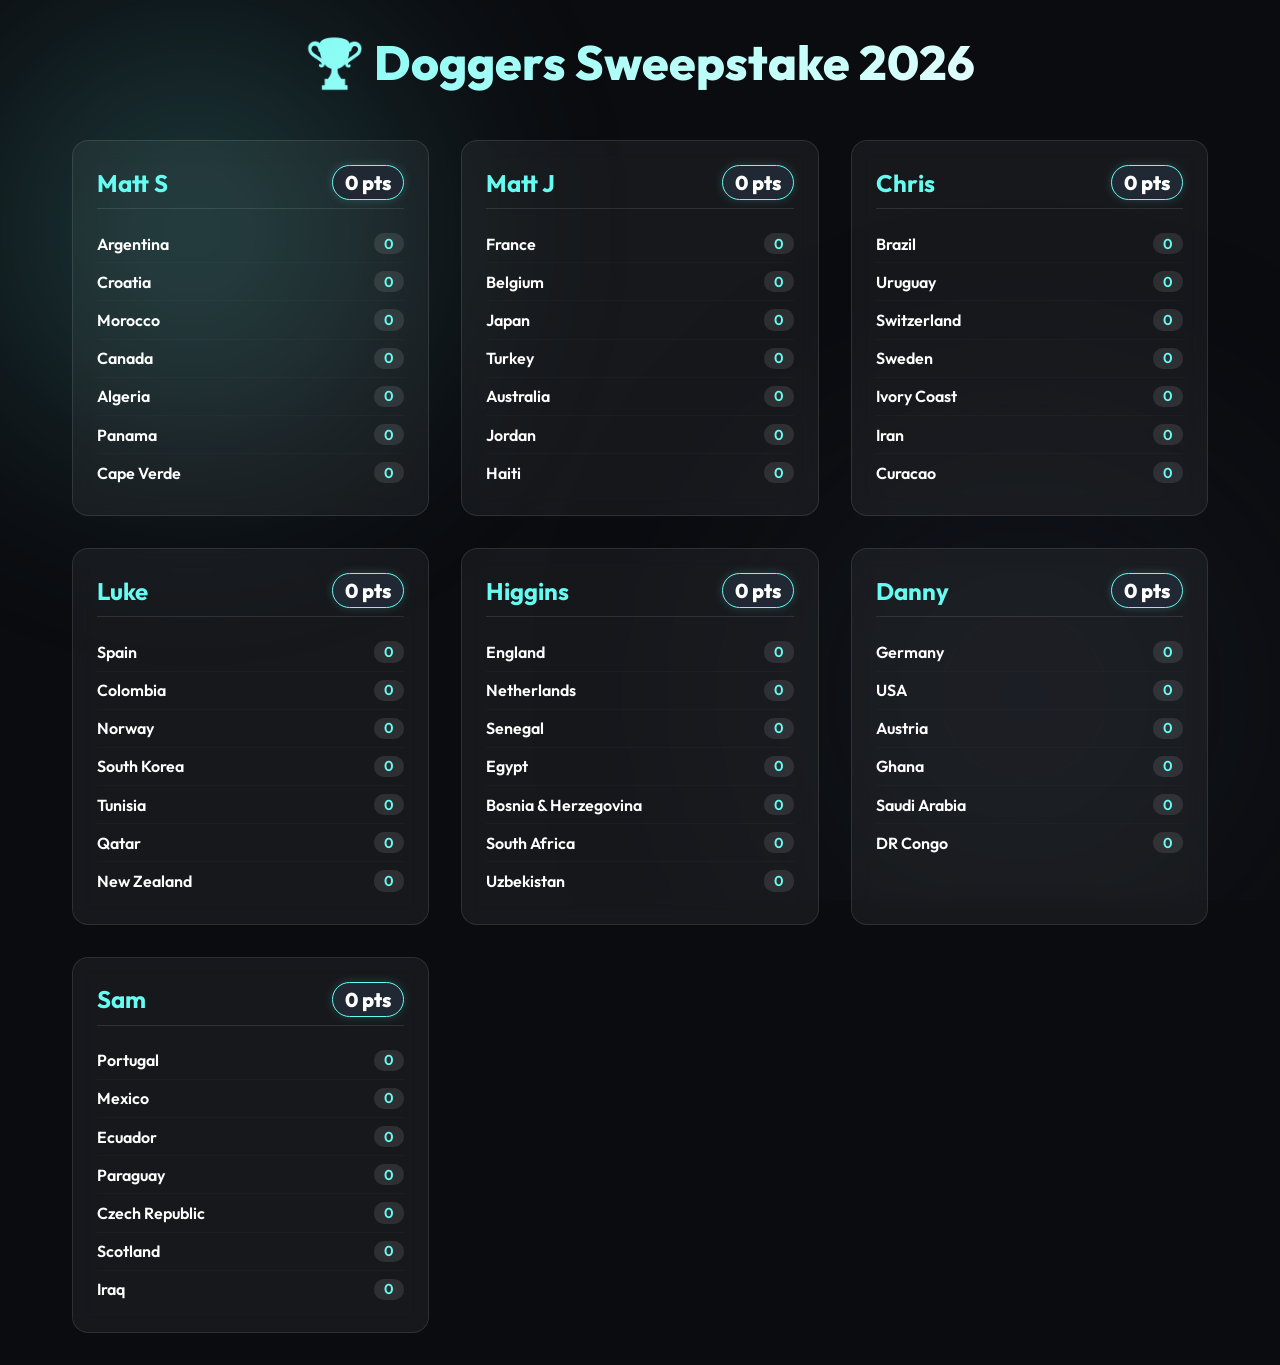
<file: index.html>
<!DOCTYPE html>
<html lang="en">

<head>
    <meta charset="UTF-8">
    <meta name="viewport" content="width=device-width, initial-scale=1.0">
    <title>Football Sweepstake 2026</title>
    <link rel="preconnect" href="https://fonts.googleapis.com">
    <link rel="preconnect" href="https://fonts.gstatic.com" crossorigin>
    <link href="https://fonts.googleapis.com/css2?family=Outfit:wght@300;400;600;800&display=swap" rel="stylesheet">
    <link rel="stylesheet" href="style.css">
</head>

<body>
    <div class="background-effects">
        <div class="glow-orb orb-1"></div>
        <div class="glow-orb orb-2"></div>
    </div>

    <div class="container">
        <header>
            <h1>🏆 Doggers Sweepstake 2026</h1>
        </header>

        <main id="sweepstake-grid" class="grid">
            <!-- Cards will be injected here via app.js -->
            <div class="loading">Loading allocations...</div>
        </main>
    </div>

    <script src="app.js"></script>
</body>

</html>
</file>
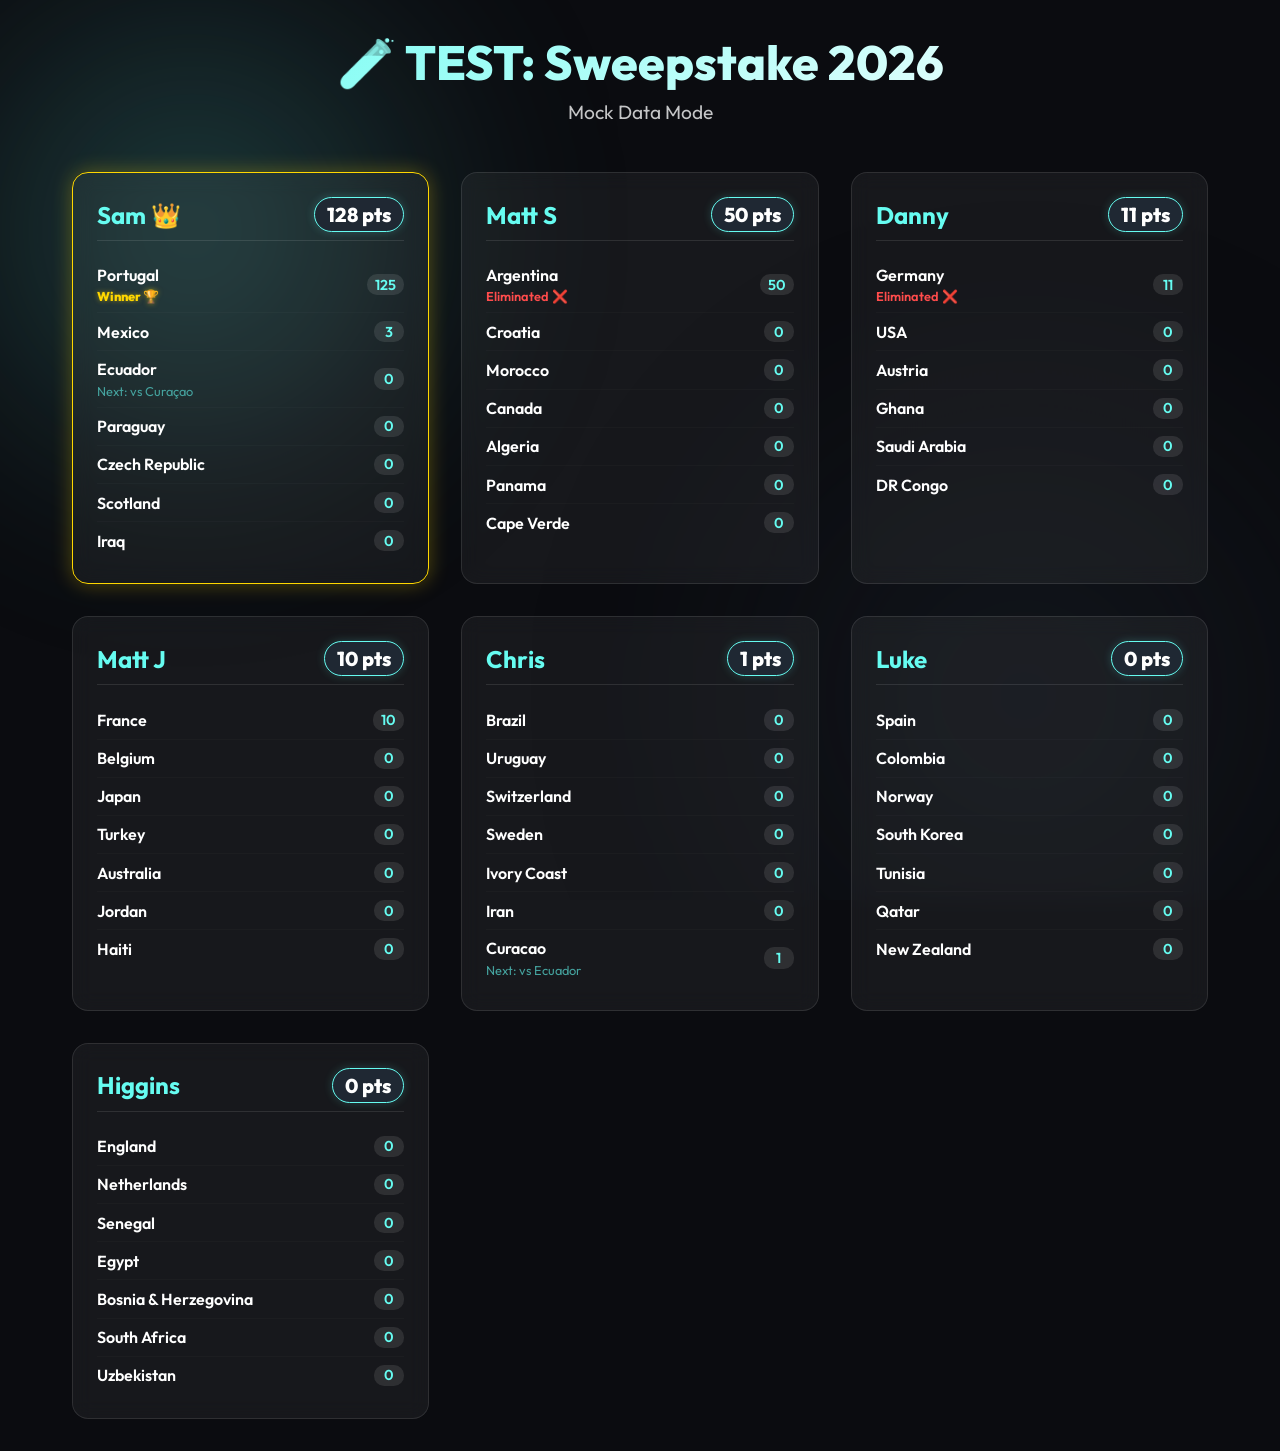
<file: test/index.html>
<!DOCTYPE html>
<html lang="en">
<head>
    <meta charset="UTF-8">
    <meta name="viewport" content="width=device-width, initial-scale=1.0">
    <title>Sweepstake Test Mode</title>
    <link rel="preconnect" href="https://fonts.googleapis.com">
    <link rel="preconnect" href="https://fonts.gstatic.com" crossorigin>
    <link href="https://fonts.googleapis.com/css2?family=Outfit:wght@300;400;600;800&display=swap" rel="stylesheet">
    <link rel="stylesheet" href="../style.css">
    
    <script>
        // Mock fetch to intercept openfootball and return test data
        const originalFetch = window.fetch;
        window.fetch = async function(url) {
            if (url.includes('worldcup.json')) {
                const mockData = {
                    "name": "World Cup 2026",
                    "matches": [
                        // Group stage match: Mexico (Sam) beats South Africa (Higgins) 2-0 -> Sam gets 3 pts
                        {
                            "round": "Matchday 1",
                            "date": "2026-06-11",
                            "team1": "Mexico",
                            "team2": "South Africa",
                            "group": "Group A",
                            "score": {"ft": [2, 0]}
                        },
                        // Group stage match: Germany (Danny) draws with Curaçao (Chris) 1-1 -> Both get 1 pt
                        {
                            "round": "Matchday 4",
                            "date": "2026-06-14",
                            "team1": "Germany",
                            "team2": "Curaçao",
                            "group": "Group E",
                            "score": {"ft": [1, 1]}
                        },
                        // Knockout match: Germany loses to France (Matt J) -> Germany gets eliminated, France gets 10 pts
                        {
                            "round": "Round of 16",
                            "team1": "Germany",
                            "team2": "France",
                            "score": {"ft": [1, 3]}
                        },
                        // Final: Portugal (Sam) beats Argentina (Matt S) -> Portugal is winner, Argentina eliminated
                        {
                            "round": "Final",
                            "team1": "Portugal",
                            "team2": "Argentina",
                            "score": {"ft": [2, 1]}
                        },
                        // Future match for Curacao
                        {
                            "round": "Matchday 10",
                            "team1": "Ecuador",
                            "team2": "Curaçao"
                        }
                    ]
                };
                return new Response(JSON.stringify(mockData), { status: 200, headers: { 'Content-Type': 'application/json' } });
            }
            if (url.includes('data.json')) {
                return originalFetch('../data.json'); // Redirect to parent dir data
            }
            return originalFetch(url);
        };
    </script>
</head>
<body>
    <div class="background-effects">
        <div class="glow-orb orb-1"></div>
        <div class="glow-orb orb-2"></div>
    </div>

    <div class="container">
        <header>
            <h1>🧪 TEST: Sweepstake 2026</h1>
            <p>Mock Data Mode</p>
        </header>

        <main id="sweepstake-grid" class="grid">
            <div class="loading">Loading test allocations...</div>
        </main>
    </div>

    <script src="../app.js"></script>
</body>
</html>
</file>
<file: style.css>
:root {
    --bg-primary: #0B0C10;
    --bg-secondary: #1F2833;
    --accent: #66FCF1;
    --accent-dark: #45A29E;
    --text-primary: #FFFFFF;
    --text-secondary: #C5C6C7;
    --glass-bg: rgba(255, 255, 255, 0.05);
    --glass-border: rgba(255, 255, 255, 0.1);
}

* {
    margin: 0;
    padding: 0;
    box-sizing: border-box;
}

body {
    font-family: 'Outfit', sans-serif;
    background-color: var(--bg-primary);
    color: var(--text-primary);
    min-height: 100vh;
    position: relative;
    overflow-x: hidden;
}

.background-effects {
    position: fixed;
    top: 0;
    left: 0;
    width: 100vw;
    height: 100vh;
    z-index: -1;
    overflow: hidden;
}

.glow-orb {
    position: absolute;
    border-radius: 50%;
    filter: blur(100px);
    opacity: 0.4;
}

.orb-1 {
    top: -10%;
    left: -10%;
    width: 50vw;
    height: 50vw;
    background: radial-gradient(circle, var(--accent-dark) 0%, transparent 70%);
}

.orb-2 {
    bottom: -20%;
    right: -10%;
    width: 60vw;
    height: 60vw;
    background: radial-gradient(circle, var(--bg-secondary) 0%, transparent 70%);
}

.container {
    max-width: 1200px;
    margin: 0 auto;
    padding: 2rem;
}

header {
    text-align: center;
    margin-bottom: 3rem;
}

header h1 {
    font-size: 3rem;
    font-weight: 800;
    margin-bottom: 0.5rem;
    background: linear-gradient(135deg, var(--accent), #fff);
    -webkit-background-clip: text;
    -webkit-text-fill-color: transparent;
}

header p {
    color: var(--text-secondary);
    font-size: 1.2rem;
}

.grid {
    display: grid;
    grid-template-columns: repeat(auto-fit, minmax(300px, 1fr));
    gap: 2rem;
}

.card {
    background: var(--glass-bg);
    border: 1px solid var(--glass-border);
    backdrop-filter: blur(10px);
    -webkit-backdrop-filter: blur(10px);
    border-radius: 16px;
    padding: 1.5rem;
    transition: all 0.3s ease-in-out;
}

.card:hover {
    transform: translateY(-5px) scale(1.02);
    box-shadow: 0 10px 30px rgba(0, 0, 0, 0.5);
    border-color: var(--accent-dark);
}

.card h2 {
    font-size: 1.5rem;
    color: var(--accent);
}

.card-header {
    display: flex;
    justify-content: space-between;
    align-items: center;
    margin-bottom: 1rem;
    border-bottom: 1px solid var(--glass-border);
    padding-bottom: 0.5rem;
}

.total-points {
    font-size: 1.25rem;
    font-weight: 800;
    color: #fff;
    background: var(--bg-secondary);
    padding: 0.25rem 0.75rem;
    border-radius: 20px;
    border: 1px solid var(--accent);
    box-shadow: 0 0 10px rgba(102, 252, 241, 0.2);
}

.card.leader {
    border-color: gold;
    box-shadow: 0 0 20px rgba(255, 215, 0, 0.3);
}

.team-list {
    list-style: none;
}

.team-item {
    padding: 0.5rem 0;
    color: var(--text-secondary);
    display: flex;
    justify-content: space-between;
    align-items: center;
    border-bottom: 1px solid rgba(255, 255, 255, 0.02);
}

.team-item:last-child {
    border-bottom: none;
}

.team-name {
    font-weight: 600;
    color: var(--text-primary);
}

.team-info-container {
    display: flex;
    flex-direction: column;
}

.team-points {
    background: rgba(255, 255, 255, 0.1);
    color: var(--accent);
    font-size: 0.9rem;
    font-weight: 600;
    padding: 0.1rem 0.5rem;
    border-radius: 10px;
    min-width: 30px;
    text-align: center;
}

.loading {
    text-align: center;
    font-size: 1.5rem;
    color: var(--text-secondary);
    grid-column: 1 / -1;
    padding: 3rem;
}

/* Match info styling for future/basic integration */
.match-info {
    font-size: 0.8rem;
    color: var(--accent-dark);
    margin-top: 0.2rem;
    display: block;
}

.winner-badge {
    color: #ffd700;
    font-weight: 800;
    text-shadow: 0 0 5px rgba(255, 215, 0, 0.5);
}

.eliminated-badge {
    color: #ff4c4c;
    font-weight: 600;
}
</file>
